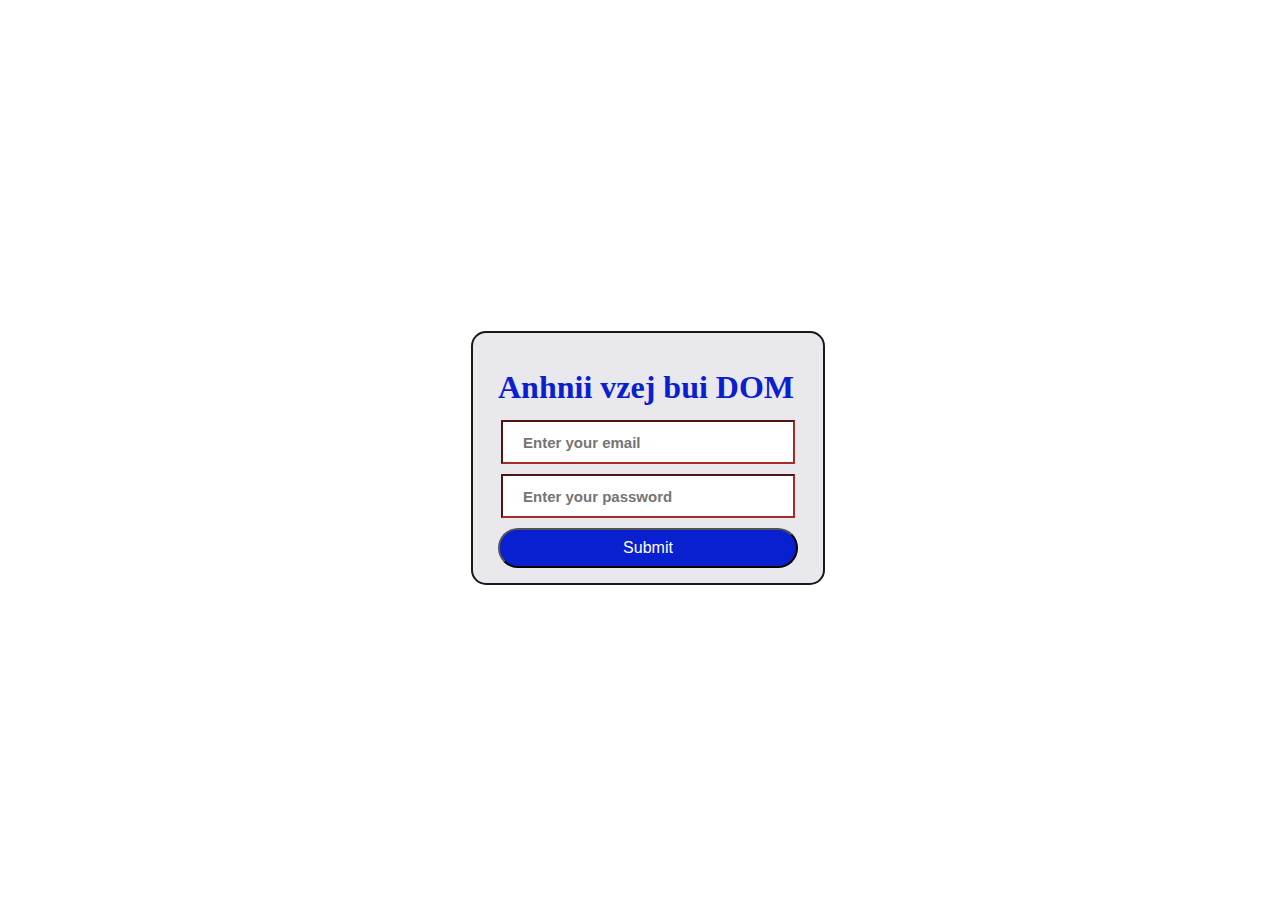
<file: index.html>
<!DOCTYPE html>
<html lang="en">
  <head>
    <style>
      .huree {
        height: 100vh;
        width: 100vw;
        display: flex;
        justify-content: center;
        align-items: center;
      }

      .ehlel {
        width: 350px;
        height: 250px;
        border: 2px solid rgb(26, 24, 24);
        background-color: rgb(233, 232, 236);
        display: flex;
        justify-content: center;
        align-items: center;
        flex-direction: column;
        border-radius: 15px;
      }

      .doc {
        width: 300px;
        height: 30px;
        color: rgb(9, 32, 208);
      }
      .doc2 {
        width: 250px;
        height: 30px;
        color: rgb(9, 32, 208);
        font-size: 15px;
        font-weight: 600;
        padding: 5px 20px;
        border-color: brown;
        margin-bottom: 10px;
        cursor: pointer;
      }
      .doc3 {
        width: 300px;
        height: 40px;
        background-color: rgb(9, 32, 208);
        font-size: 16px;
        color: white;
        cursor: pointer;
        border-radius: 120px;
      }
    </style>
  </head>
  <body>
    <script>
      const huree = document.createElement("div");
      huree.classList.add("huree");
      const container = document.createElement("div");
      container.classList.add("ehlel");
      const header = document.createElement("h1");
      header.innerText = "Anhnii vzej bui DOM";
      header.classList.add("doc");
      const email = document.createElement("input");
      email.classList.add("doc2");
      email.placeholder = "Enter your email";
      const password = document.createElement("input");
      password.classList.add("doc2");
      password.placeholder = "Enter your password";
      function handleSunbmit() {
        alert(`Email: ${email.value}\nPassword: ${password.value}`);
        email.value = "";
        password.value = "";
      }
      const submit = document.createElement("button");
      submit.innerText = "Submit";
      submit.onclick = handleSunbmit;
      submit.classList.add("doc3");

      container.appendChild(header);
      container.appendChild(email);
      container.appendChild(password);
      container.appendChild(submit);
      huree.appendChild(container);
      document.body.appendChild(huree);
    </script>
  </body>
</html>
</file>
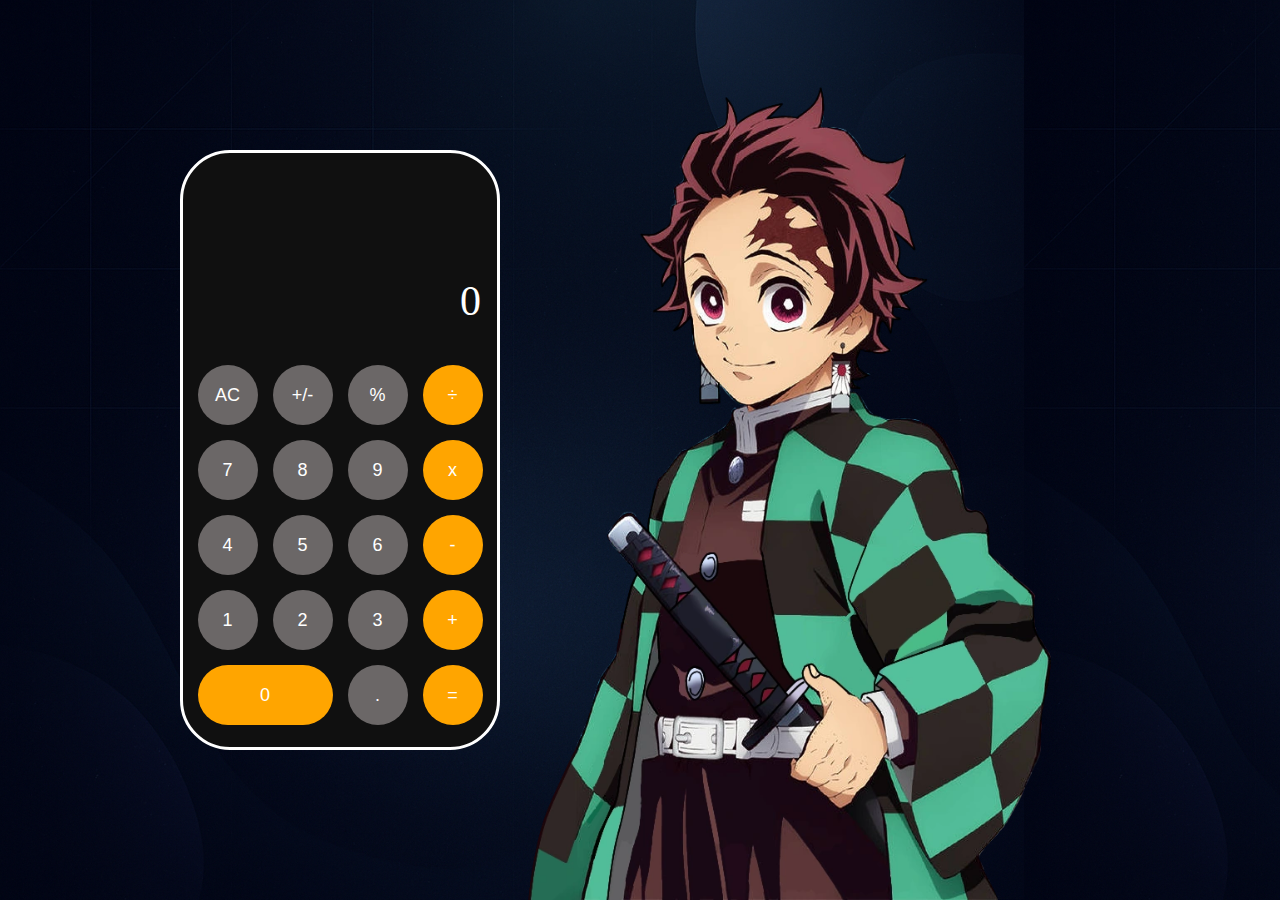
<file: 1. calculator.html>
<!DOCTYPE html>
<html lang="en">
  <head>
    <meta charset="UTF-8" />
    <meta name="viewport" content="width=device-width, initial-scale=1.0" />
    <title>Calculator</title>
    <link rel="stylesheet" href="1. calculator.css" />
  </head>
  <body>
    <script src="1. calculator.js"></script>
  </body>
</html>
</file>
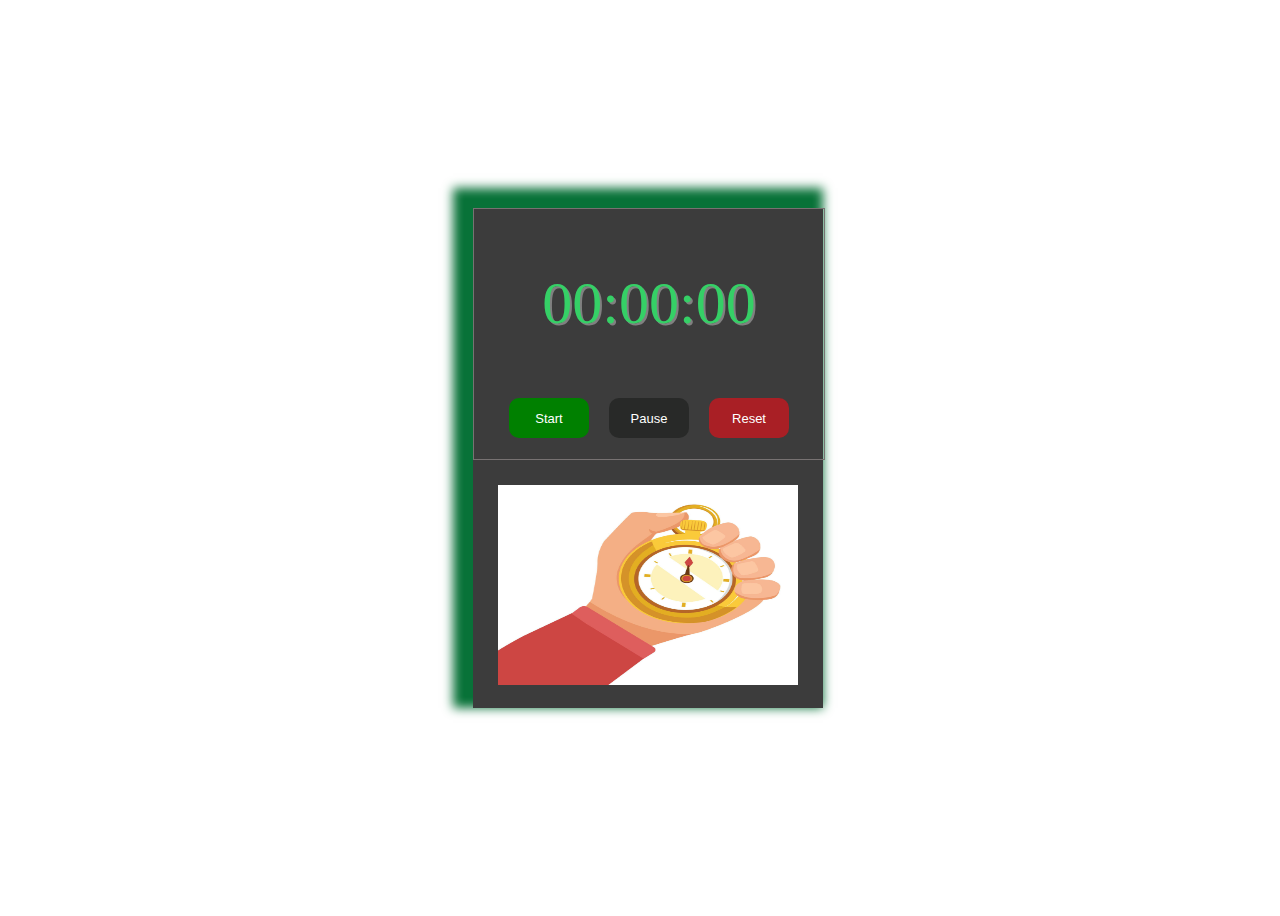
<file: 3. stopwatch.html>
<!DOCTYPE html>
<html lang="en">
  <head>
    <meta charset="UTF-8" />
    <meta name="viewport" content="width=device-width, initial-scale=1.0" />
    <title>Stopwatch</title>
    <link rel="stylesheet" href="3. stopwatch.css" />
  </head>
  <body>
    <script src="3. stopwatch.js"></script>
  </body>
</html>
</file>
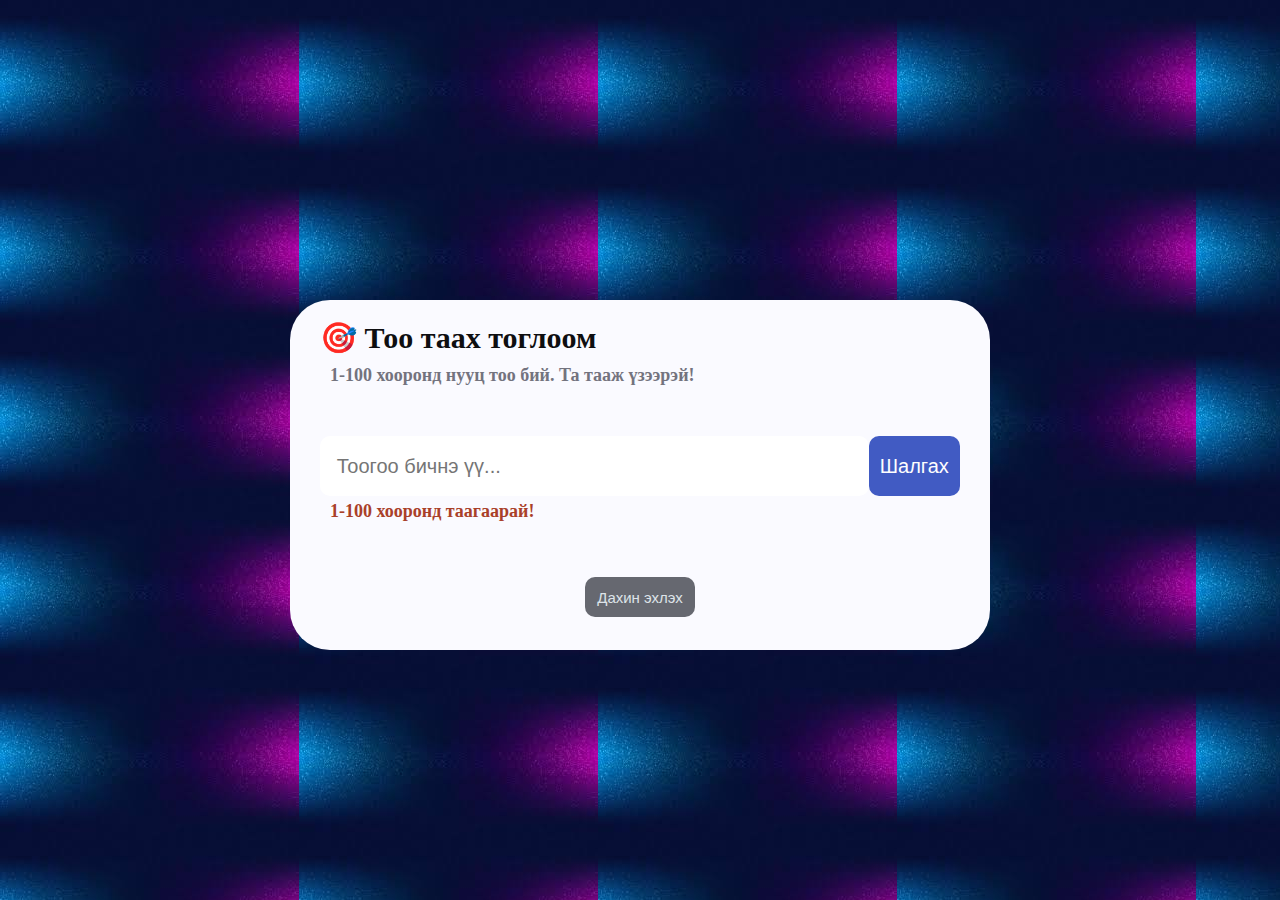
<file: 4.game.html>
<!DOCTYPE html>
<html lang="en">
  <head>
    <meta charset="UTF-8" />
    <meta name="viewport" content="width=device-width, initial-scale=1.0" />
    <title>Тоо таах тоглоом</title>
    <link rel="stylesheet" href="4.game.css" />
  </head>
  <body>
    <script src="4.game.js"></script>
  </body>
</html>
</file>
<file: 1. calculator.css>
* {
  margin: 0;
  padding: 0;
  box-sizing: border-box;
}
.huree {
  width: 100vw;
  height: 100vh;
  display: flex;
  justify-content: center;
  align-items: center;
  flex-direction: row;
  background-color: grey;
  background-image: url(./picture/1.calculator.png);
}
.zurag {
  width: 600px;
  height: 900px;
}
.hairtsag {
  width: 320px;
  height: 600px;
  background-color: rgb(16, 16, 16);
  border-radius: 50px;
  display: flex;
  align-items: flex-end;
  justify-content: center;
  flex-direction: column;
  border: 3px solid white;
}
.calcHeader {
  margin-top: 90px;
  padding: 12px;
  height: 100px;
  width: 100%;
}

.calcFooter {
  display: flex;
  flex-wrap: wrap;
  justify-content: center;
  border: none;
  background-color: transparent;
  gap: 15px;
}
.btn {
  width: 60px;
  height: 60px;
  background-color: rgb(107, 103, 103);
  font-size: 18px;
  color: white;
  border: none;
  border-radius: 50%;
  cursor: pointer;
}
.btn:hover {
  transform: translate(-2px, -3px);
  background-color: rgb(196, 197, 197);
  color: black;
}
.btnNemeh {
  background-color: orange;
}

.btnTeg {
  width: 135px;
  height: 60px;
  font-size: 18px;
  color: white;
  border: none;
  border-radius: 50px;
  background-color: orange;
}
.btnTeg image {
  width: 100px;
  height: 50px;
}
.btnTeg:hover {
  transform: translate(-2px, -3px);
  background-color: rgb(196, 197, 197);
  color: black;
}
.screen {
  color: white;
  font-size: 42px;
  font-weight: 600px;
  text-align: right;
  padding-right: 16px;
}
</file>
<file: 3. stopwatch.css>
.huree {
  width: 100vw;
  height: 100vh;
  display: flex;
  justify-content: center;
  align-items: center;
}
.too {
  width: 350px;
  height: 500px;
  background-color: rgb(60, 60, 60);
  border: none;
  box-shadow: -10px -10px 10px 10px rgb(8, 114, 56);
}
.deed {
  width: 100%;
  height: 50%;
  border: 0.01px solid rgb(119, 114, 114);
  display: flex;
  flex-direction: column;
}
.tsag {
  display: flex;
  justify-content: center;
  font-size: 60px;
  text-shadow: 2px 2px grey;
  color: rgb(53, 208, 102);
}
.towch {
  display: flex;
  justify-content: center;
  gap: 20px;
  cursor: pointer;
}
.start-click {
  width: 80px;
  height: 40px;
  background-color: green;
  color: white;
  border-radius: 10px;
  border: none;
  font-size: 13px;
  cursor: pointer;
}
.pause-click {
  width: 80px;
  height: 40px;
  background-color: rgb(40, 41, 40);
  color: white;
  border-radius: 10px;
  border: none;
  font-size: 13px;
  cursor: pointer;
}
.reset-click {
  width: 80px;
  height: 40px;
  background-color: rgb(169, 31, 37);
  color: white;
  border-radius: 10px;
  border: none;
  font-size: 13px;
  cursor: pointer;
}
.zurag {
  width: 300px;
  height: 200px;
  margin: 25px 25px;
}
</file>
<file: 4.game.css>
* {
  margin: 0;
  padding: 0;
  box-sizing: border-box;
}
body {
  width: 100%;
  height: 100%;
  display: flex;
  justify-content: center;
  align-items: center;
  background-color: rgb(221, 227, 232);
  background-image: url(./picture/4.back.jpg);
}
.box {
  width: 700px;
  height: 350px;
  margin-top: 300px;
  background-color: rgb(250, 250, 255);
  border-radius: 40px;
  display: flex;
  flex-direction: column;
  padding: 20px 30px;
}

.guess {
  font-size: 30px;
  color: rgb(14, 14, 16);
  font-weight: 800;
}
.ug {
  font-size: 18px;
  font-weight: 700;
  color: rgb(115, 115, 126);
  padding: 10px 10px;
}
.too {
  display: flex;
  flex-direction: row;

  margin-top: 40px;
}
.nuuts {
  width: 600px;
  height: 60px;
  color: rgb(13, 13, 13);
  border-radius: 10px;
  font-size: 20px;
  border: none;
}

.shalga {
  width: 100px;
  height: 60px;
  background-color: rgb(65, 91, 195);
  color: rgb(254, 254, 254);
  font-size: 20px;
  font-weight: 500;
  border-radius: 10px;
  border: none;
  cursor: pointer;
}
.taah {
  font-size: 18px;
  font-weight: 700;
  color: rgb(169, 64, 41);
  padding: 5px 10px;
}
.dd {
  display: flex;
  justify-content: center;
  margin-top: 50px;
}
.dahih {
  width: 110px;
  height: 40px;
  background-color: rgb(102, 104, 112);
  color: rgb(221, 227, 232);
  font-size: 15px;
  font-weight: 500;
  border-radius: 10px;
  cursor: pointer;
  border: none;
}
</file>
